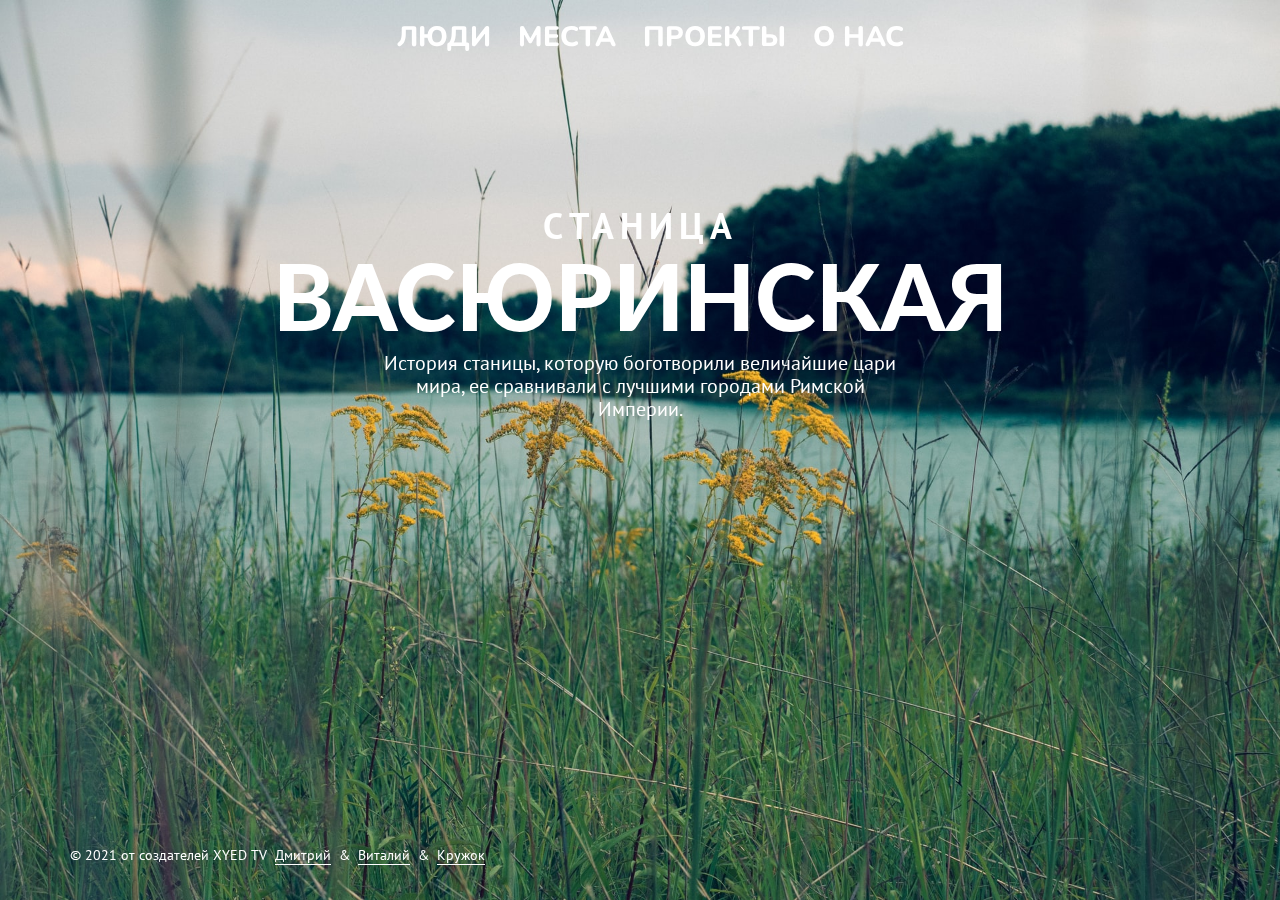
<file: index.html>
<!DOCTYPE html>
<html lang="ru">

<head>
   <meta charset="UTF-8">
   <meta http-equiv="X-UA-Compatible" content="IE=edge">

   <meta name="viewport" content="width=device-width, initial-scale=1.0">
   <link rel="stylesheet" href="css/normalize.css">
   <!-- <link rel="stylesheet" href="https://cdn.jsdelivr.net/npm/bootstrap@4.6.0/dist/css/bootstrap.min.css"
      integrity="sha384-B0vP5xmATw1+K9KRQjQERJvTumQW0nPEzvF6L/Z6nronJ3oUOFUFpCjEUQouq2+l" crossorigin="anonymous"> -->
   <link rel="stylesheet" href="css/style.css">
   <link rel="preconnect" href="https://fonts.googleapis.com">
   <link rel="preconnect" href="https://fonts.gstatic.com" crossorigin>
   <link href="https://fonts.googleapis.com/css2?family=Lato:wght@900&display=swap" rel="stylesheet">
   <link href="https://fonts.googleapis.com/css2?family=PT+Sans:wght@700&display=swap" rel="stylesheet">
   <link href="https://fonts.googleapis.com/css2?family=Bitter:wght@300;500&family=Nunito:wght@200&display=swap"
      rel="stylesheet">
   <link rel="icon" href="img/icon/logo.svg">
   <title>Васюринская</title>
</head>

<body>
   <div class="preloader" id="preloader">

   </div>
   <header class="nav">
      <div class="nav-main">
         <a class="nav-link" href="#">Люди</a>
         <a class="nav-link" href="places.html">Места</a>
         <a class="nav-link" href="project.html">Проекты</a>
         <a class="nav-link" href="about.html">О нас</a>
      </div>
   </header>
   <div class="main container">
      <img src="img/желтые.jpg" class="background" alt="">
      <h1 class="title">
         <span class="subtitle">Станица</span><br>
         Васюринская
      </h1>
      <p class="info-text">
         История станицы, которую боготворили величайшие цари мира, ее сравнивали с лучшими городами Римской Империи.
      </p>
   </div>
   <footer class="main-footer container">
      <div class="block">
         <p class="info-footer"> © 2021 от создателей XYED TV <a class="footer-link"
               href="https://2drotz.github.io/mandrin.io/">Дмитрий</a> & <a class="footer-link"
               href="https://vk.com/donvitocorleine">Виталий</a> & <a class="footer-link"
               href="https://kruzhok.io/">Кружок</a></p>
      </div>
   </footer>
   <script src="js/popup.js"></script>
   <!-- <script src="js/map.js"></script> -->
   <script src="https://code.jquery.com/jquery-3.5.1.slim.min.js"
      integrity="sha384-DfXdz2htPH0lsSSs5nCTpuj/zy4C+OGpamoFVy38MVBnE+IbbVYUew+OrCXaRkfj" crossorigin="anonymous">
      </script>
   <script src="https://cdn.jsdelivr.net/npm/bootstrap@4.6.0/dist/js/bootstrap.bundle.min.js"
      integrity="sha384-Piv4xVNRyMGpqkS2by6br4gNJ7DXjqk09RmUpJ8jgGtD7zP9yug3goQfGII0yAns"
      crossorigin="anonymous"></script>
   <link rel="stylesheet" href="css/animate.css">
   <script src="js/wow.min.js"></script>
</body>

</html>
</file>
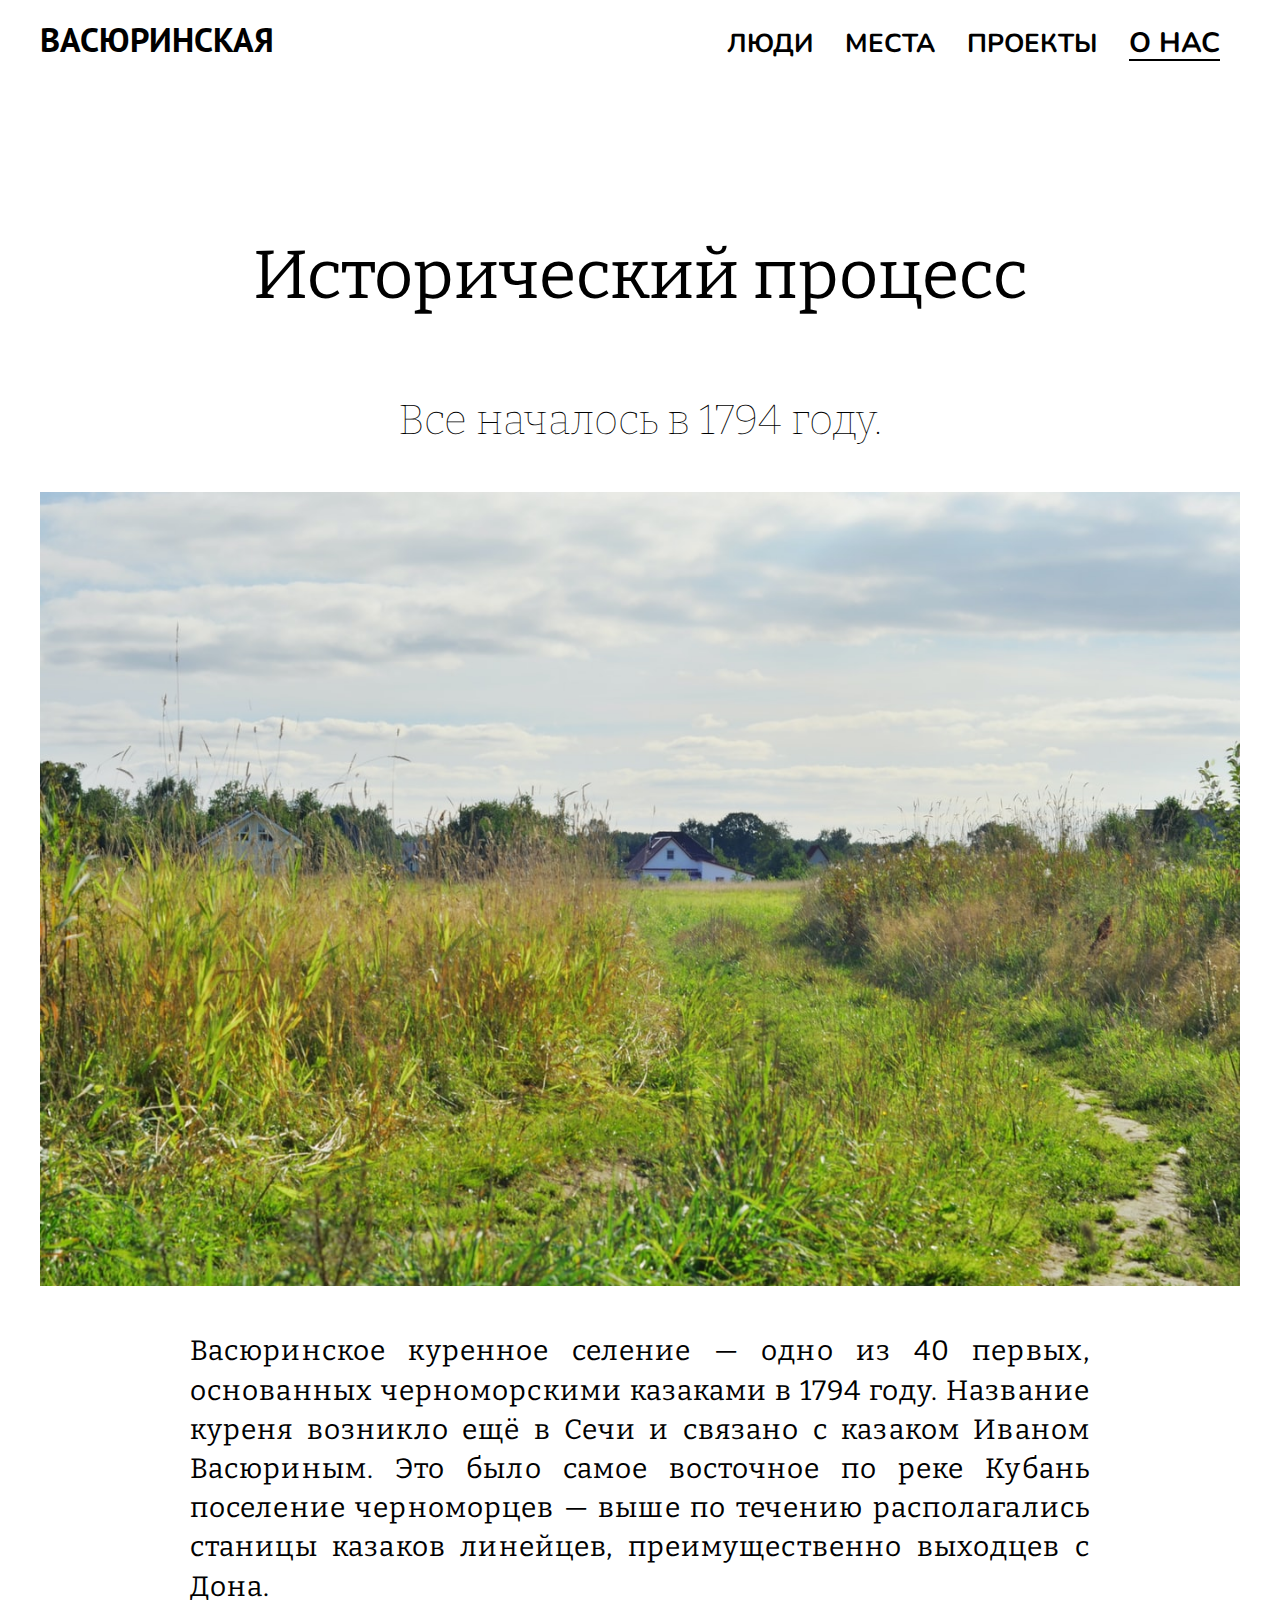
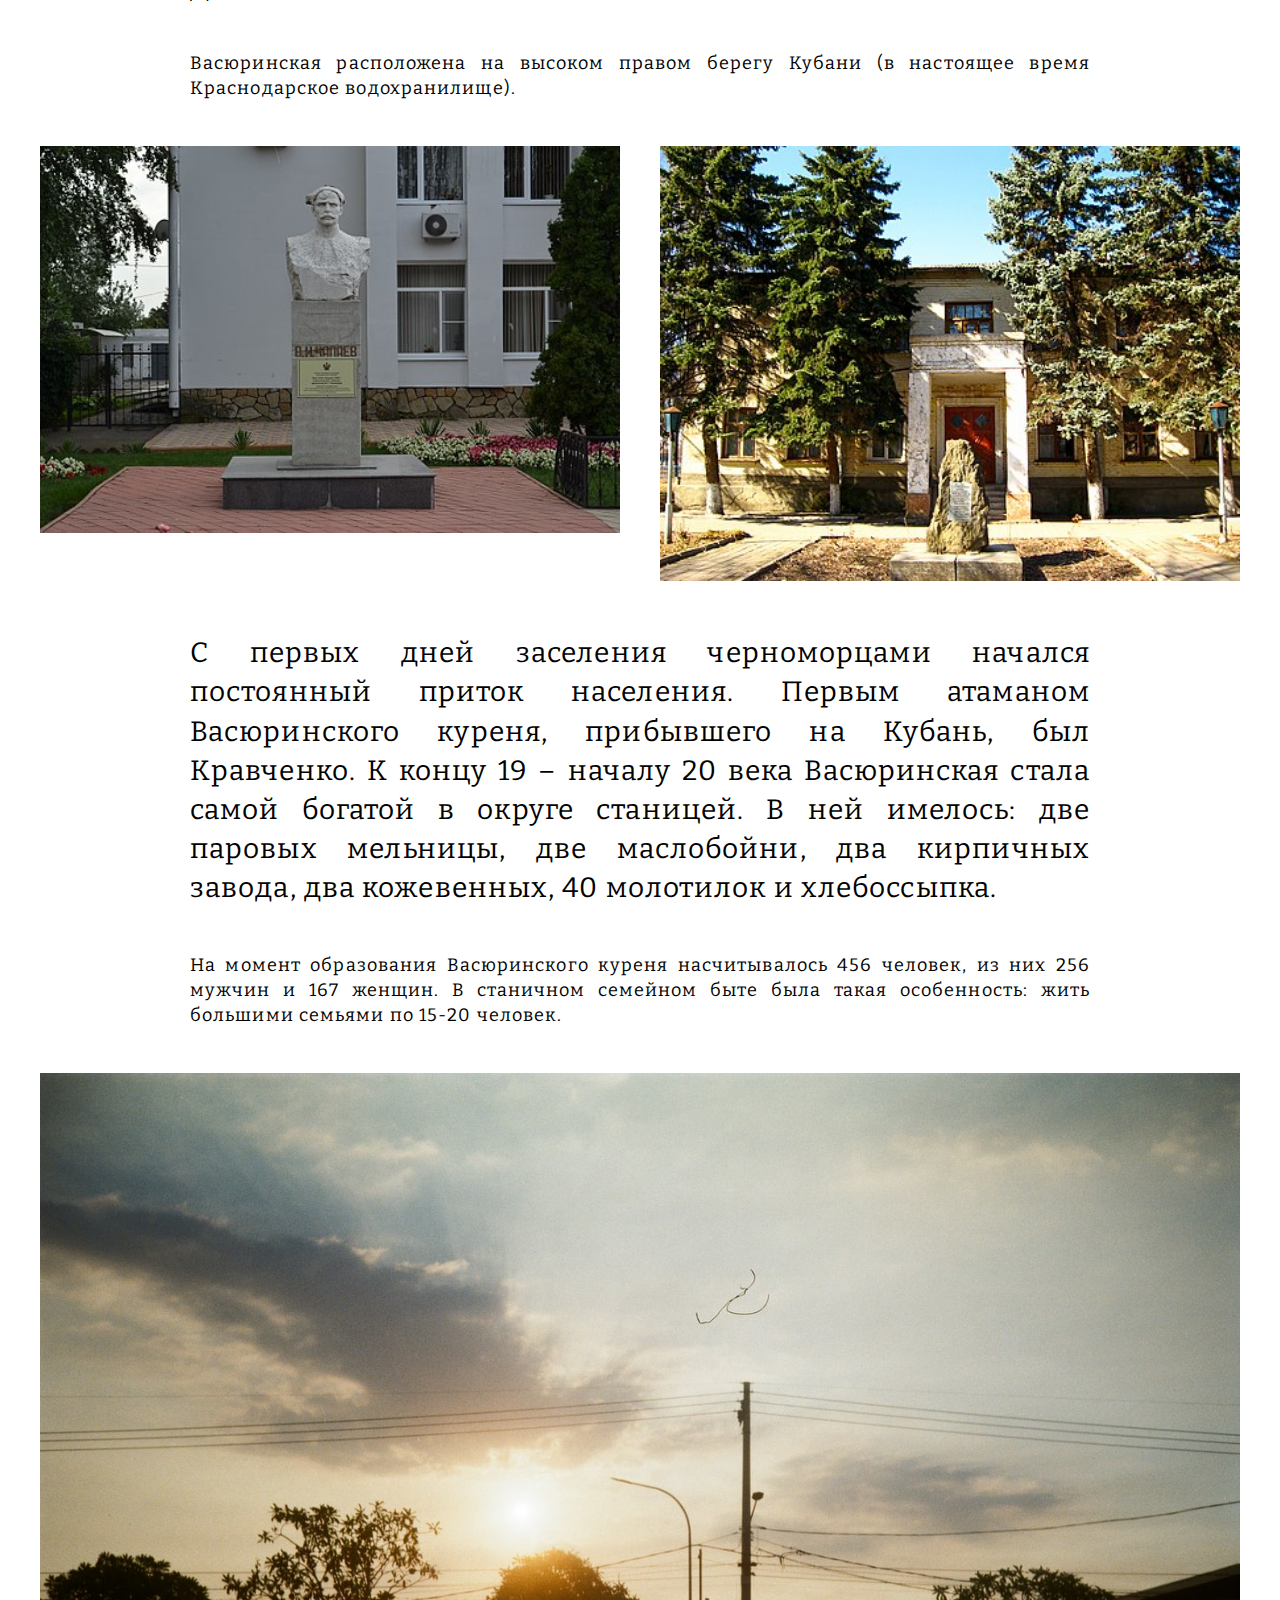
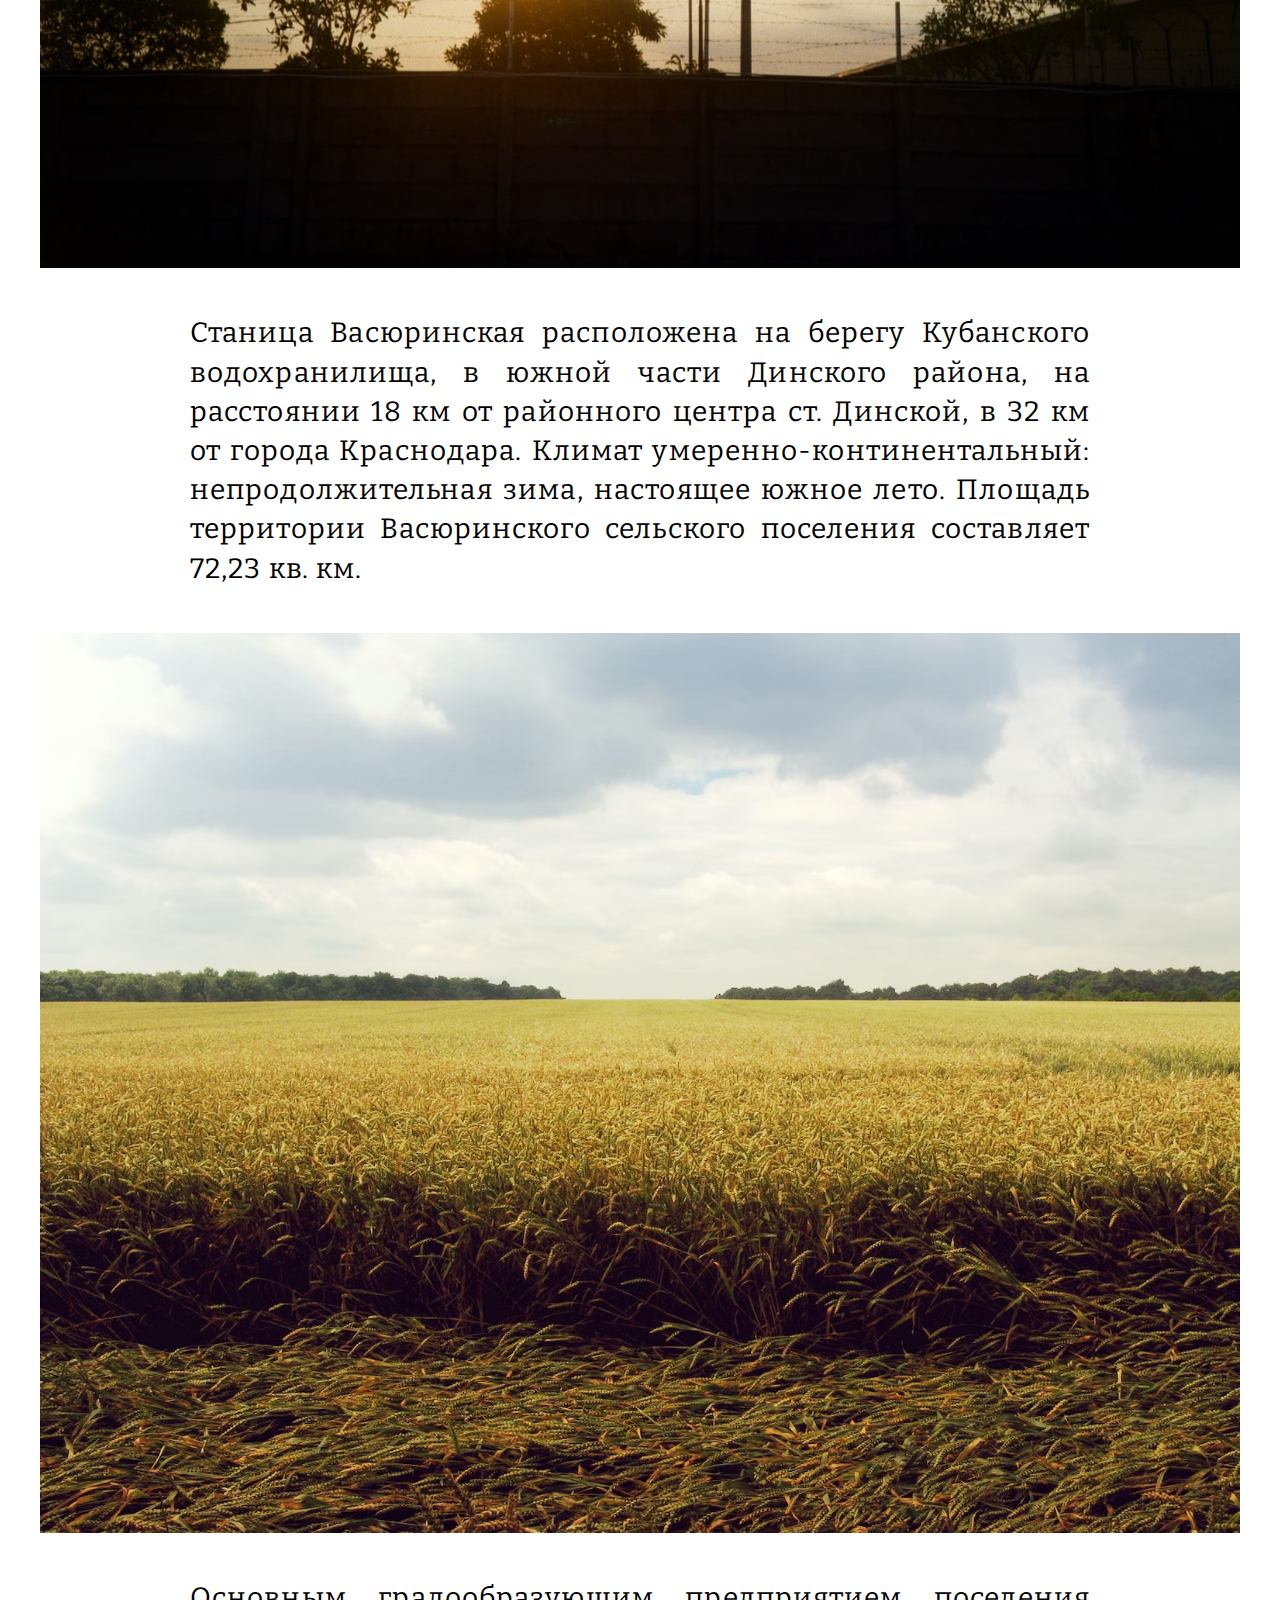
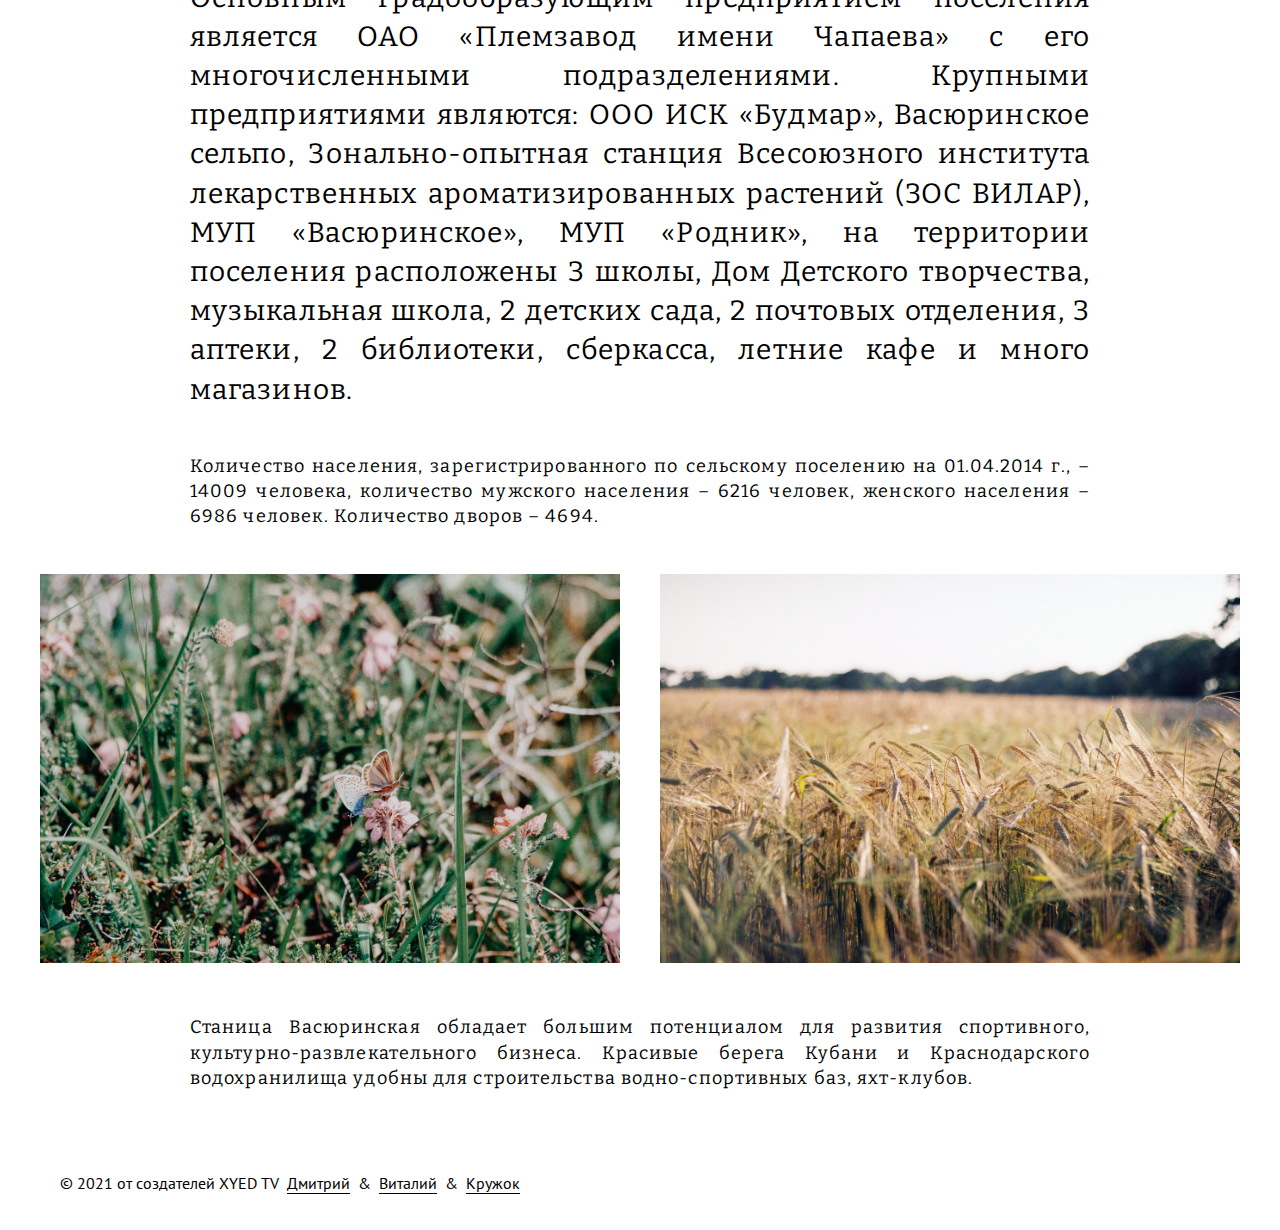
<file: about.html>
<!DOCTYPE html>
<html lang="ru">

<head>
   <meta charset="UTF-8">
   <meta http-equiv="X-UA-Compatible" content="IE=edge">

   <meta name="viewport" content="width=device-width, initial-scale=1.0">
   <link rel="stylesheet" href="css/normalize.css">
   <!-- <link rel="stylesheet" href="https://cdn.jsdelivr.net/npm/bootstrap@4.6.0/dist/css/bootstrap.min.css"
      integrity="sha384-B0vP5xmATw1+K9KRQjQERJvTumQW0nPEzvF6L/Z6nronJ3oUOFUFpCjEUQouq2+l" crossorigin="anonymous"> -->
   <link rel="stylesheet" href="css/style2.css">
   <link rel="preconnect" href="https://fonts.googleapis.com">
   <link rel="preconnect" href="https://fonts.gstatic.com" crossorigin>
   <link href="https://fonts.googleapis.com/css2?family=Lato:wght@900&display=swap" rel="stylesheet">
   <link href="https://fonts.googleapis.com/css2?family=PT+Sans:wght@700&display=swap" rel="stylesheet">
   <link href="https://fonts.googleapis.com/css2?family=Bitter:wght@300;500&family=Nunito:wght@200&display=swap"
      rel="stylesheet">
   <!-- <link rel="icon" href="img/logo-icon.svg"> -->
   <title>Васюринская</title>
</head>

<body>
   <div class="preloader" id="preloader">

   </div>
   <header class="nav container">
      <a href="index.html" class="nav-title">Васюринская</a>
      <div class="nav-main">
         <a class="nav-link" href="#">Люди</a>
         <a class="nav-link" href="places.html">Места</a>
         <a class="nav-link" href="project">Проекты</a>
         <a class="nav-link active" href="#">О нас</a>
      </div>
      <div class="gamburger">
         <div class="menu-btn">
            <span></span>
            <span></span>
            <span></span>
         </div>
      </div>
   </header>

   <div class="content container">
      <p class="content-title">Исторический процесс</p>
      <p class="content-subtitle"> Все началось в 1794 году.</p>
      <img class="content-image" src="img/photo-1598101847117-4d6d7b0d9770.jfif" alt="#">
      <p class="text bigtext">Васюринское куренное селение — одно из 40 первых, основанных черноморскими казаками в 1794
         году. Название куреня возникло ещё в Сечи и связано с казаком Иваном Васюриным. Это было самое восточное по
         реке Кубань поселение черноморцев — выше по течению располагались станицы казаков линейцев, преимущественно
         выходцев с Дона.</p>
      <p class="text smalltext">Васюринская расположена на высоком правом берегу Кубани (в настоящее время Краснодарское
         водохранилище).</p>
      <div class="img-block">
         <div class="img-block-container">
            <img class="img-small" src="img/495px-Бюст_Чапаева_в_Васюринской.jpg" alt="#">
         </div>
         <div class="img-block-container">
            <img class="img-small" src="img/440px-Детская_музыкальная_школа_станицы_Васюринской.jpg" alt="#">
         </div>
      </div>
      <p class="text bigtext">С первых дней заселения черноморцами начался постоянный приток населения. Первым атаманом Васюринского куреня, прибывшего на Кубань, был Кравченко. К концу 19 – началу 20 века Васюринская стала самой богатой в округе станицей. В ней имелось: две паровых мельницы, две маслобойни, два кирпичных завода, два кожевенных, 40 молотилок и хлебоссыпка.</p>
      <p class="text smalltext">На момент образования Васюринского куреня насчитывалось 456 человек, из них 256 мужчин и 167 женщин. В станичном семейном быте была такая особенность: жить большими семьями по 15-20 человек.</p>
      <img class="content-image" src="img/1.jfif" alt="#">
      <p class="text bigtext">Станица Васюринская расположена на берегу Кубанского водохранилища, в южной части Динского района, на расстоянии 18 км от районного центра ст. Динской, в 32 км от города Краснодара. Климат умеренно-континентальный: непродолжительная зима, настоящее южное лето. Площадь территории Васюринского сельского поселения составляет 72,23 кв. км.</p>

         <img class="content-image" src="img/field.avif" alt="#">
         <p class="text bigtext">Основным градообразующим предприятием поселения является ОАО «Племзавод имени Чапаева» с его многочисленными подразделениями. Крупными предприятиями являются: ООО ИСК «Будмар», Васюринское сельпо, Зонально-опытная станция Всесоюзного института лекарственных ароматизированных растений (ЗОС ВИЛАР), МУП «Васюринское», МУП «Родник», на территории поселения расположены 3 школы, Дом Детского творчества, музыкальная школа, 2 детских сада, 2 почтовых отделения, 3 аптеки, 2 библиотеки, сберкасса, летние кафе и много магазинов.</p>
         <p class="text smalltext">Количество населения, зарегистрированного по сельскому поселению на 01.04.2014 г., – 14009 человека, количество мужского населения – 6216 человек, женского населения – 6986 человек. Количество дворов – 4694.</p>
      <div class="img-block">
         <div class="img-block-container">
            <img class="img-small" src="img/501.jfif" alt="#">
         </div>
         <div class="img-block-container">
            <img class="img-small" src="img/502.jfif" alt="#">
         </div>
      </div>
      <p class="text smalltext">Станица Васюринская обладает большим потенциалом для развития спортивного, культурно-развлекательного бизнеса. Красивые берега Кубани и Краснодарского водохранилища удобны для строительства водно-спортивных баз, яхт-клубов.</p>
   </div>
   <footer class="main-footer container">
      <div class="block">
         <p class="info-footer"> © 2021 от создателей XYED TV <a class="footer-link"
               href="https://2drotz.github.io/mandrin.io/">Дмитрий</a> & <a class="footer-link"
               href="https://vk.com/donvitocorleine">Виталий</a> & <a class="footer-link"
               href="https://kruzhok.io/">Кружок</a></p>
      </div>
   </footer>
   <script src="js/popup.js"></script>
   <!-- <script src="js/map.js"></script> -->
   <script src="https://code.jquery.com/jquery-3.5.1.slim.min.js"
      integrity="sha384-DfXdz2htPH0lsSSs5nCTpuj/zy4C+OGpamoFVy38MVBnE+IbbVYUew+OrCXaRkfj" crossorigin="anonymous">
      </script>
   <script src="https://cdn.jsdelivr.net/npm/bootstrap@4.6.0/dist/js/bootstrap.bundle.min.js"
      integrity="sha384-Piv4xVNRyMGpqkS2by6br4gNJ7DXjqk09RmUpJ8jgGtD7zP9yug3goQfGII0yAns"
      crossorigin="anonymous"></script>
   <link rel="stylesheet" href="css/animate.css">
   <script src="js/wow.min.js"></script>
   <script src="./js/script.js"></script>
</body>

</html>
</file>
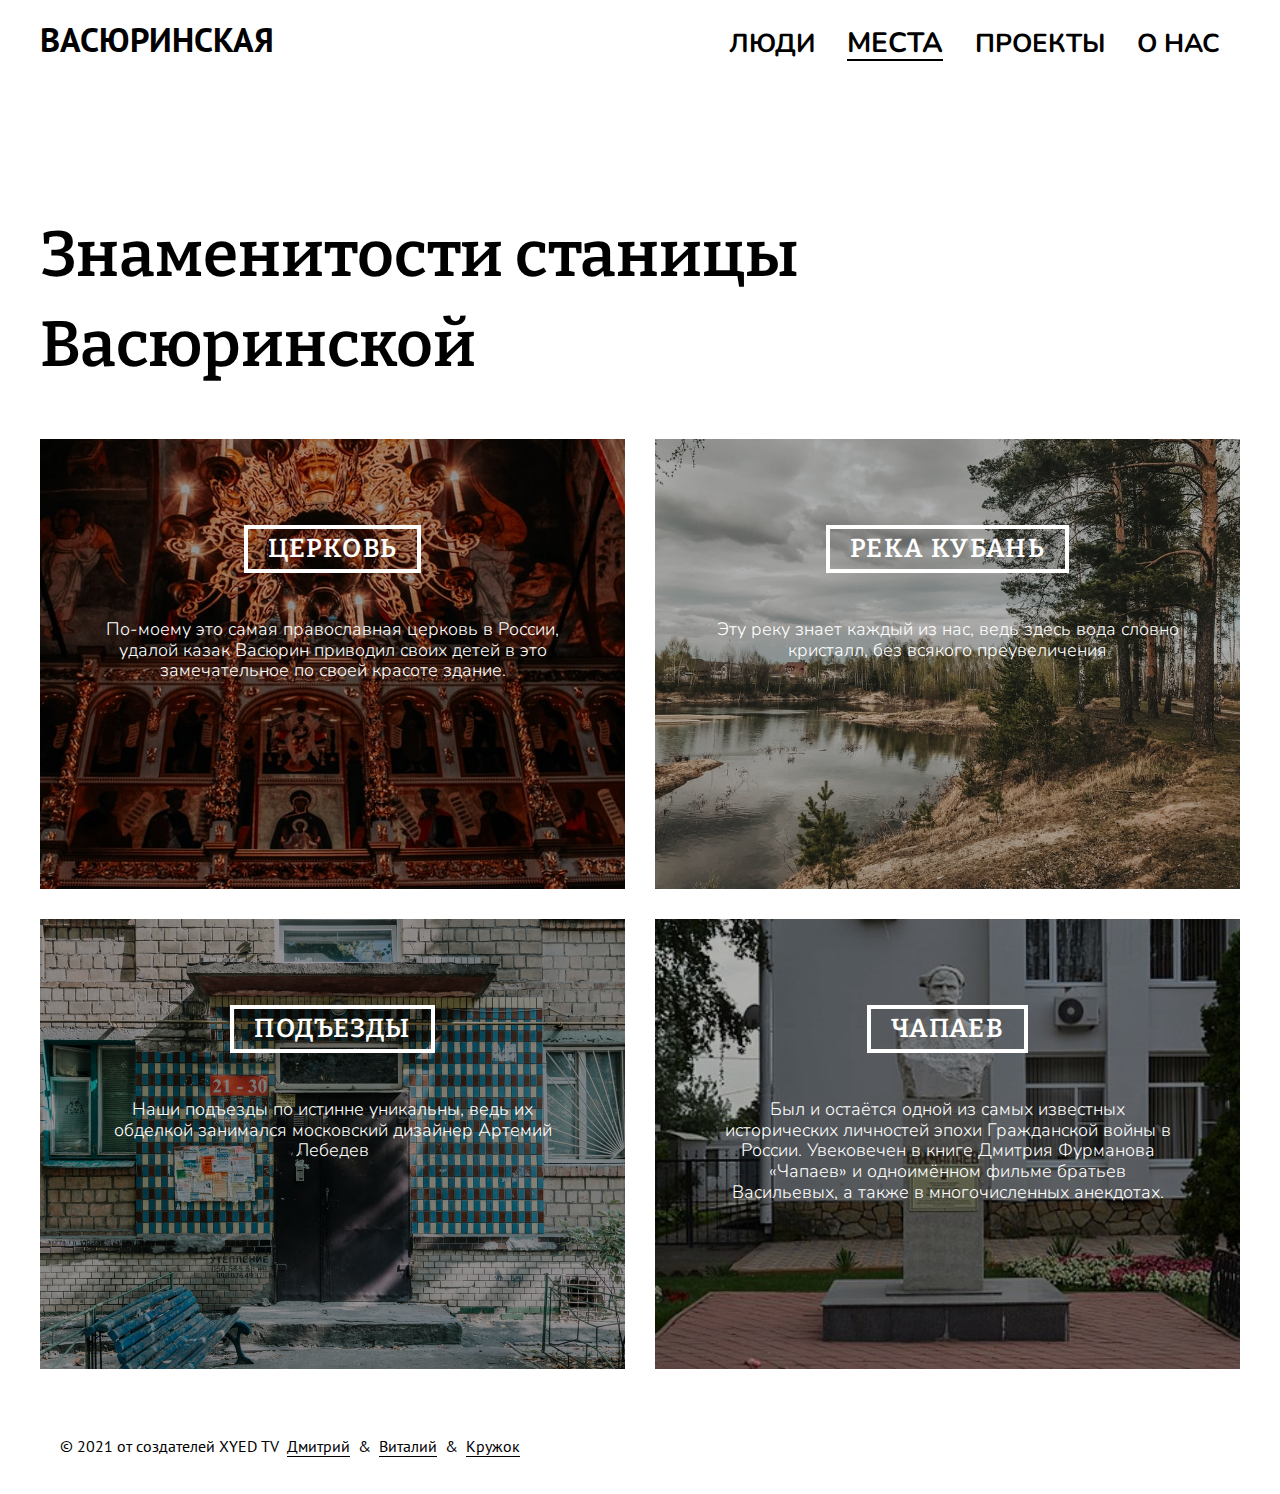
<file: places.html>
<!DOCTYPE html>
<html lang="ru">

<head>
   <meta charset="UTF-8">
   <meta http-equiv="X-UA-Compatible" content="IE=edge">

   <meta name="viewport" content="width=device-width, initial-scale=1.0">
   <link rel="stylesheet" href="css/normalize.css">
   <!-- <link rel="stylesheet" href="https://cdn.jsdelivr.net/npm/bootstrap@4.6.0/dist/css/bootstrap.min.css"
      integrity="sha384-B0vP5xmATw1+K9KRQjQERJvTumQW0nPEzvF6L/Z6nronJ3oUOFUFpCjEUQouq2+l" crossorigin="anonymous"> -->
   <link rel="stylesheet" href="css/style2.css">
   <link rel="preconnect" href="https://fonts.googleapis.com">
   <link rel="preconnect" href="https://fonts.gstatic.com" crossorigin>
   <link href="https://fonts.googleapis.com/css2?family=Lato:wght@900&display=swap" rel="stylesheet">
   <link href="https://fonts.googleapis.com/css2?family=PT+Sans:wght@700&display=swap" rel="stylesheet">
   <link href="https://fonts.googleapis.com/css2?family=Bitter:wght@300;500&family=Nunito:wght@200&display=swap"
      rel="stylesheet">
   <!-- <link rel="icon" href="img/logo-icon.svg"> -->
   <title>Васюринская</title>
</head>

<body>
   <div class="preloader" id="preloader">

   </div>
   <header class="nav container">
      <a href="index.html" class="nav-title">Васюринская</a>
      <div class="nav-main">
         <a class="nav-link" href="#">Люди</a>
         <a class="nav-link active" href="#">Места</a>
         <a class="nav-link" href="project.html">Проекты</a>
         <a class="nav-link" href="about.html">О нас</a>
      </div>
      <div class="gamburger">
         <div class="menu-btn">
            <span></span>
            <span></span>
            <span></span>
         </div>
      </div>
   </header>




   <!-- <div class="menu">
      <nav>
         <ul>
         <li><a href="#">Люди</a></li>
         <li><a href="#">Места</a></li>
         <li><a href="#">Проекты</a></li>
         <li><a href="#">О нас</a></li>
         </ul>
      </nav>
   </div> -->

   <div class="content container">
      <h1 class="title">Знаменитости станицы Васюринской</h1>
   </div>
   <section class="card-wrapper container">
      <div class="card" style=" background-image: url(img/цереоаь.jfif);">
         <div class="overlay">
            <div class="card-inner">
               <a href="" class="wrapper">
                  <div class="info">
                     <p class="card-title">Церковь</p>
                     <p class="card-text">По-моему это самая православная церковь в России, удалой казак Васюрин
                        приводил своих детей в это замечательное по своей красоте здание.</p>
                  </div>
               </a>
            </div>
         </div>
      </div>
      <div class="card" style=" background-image: url(img/рекалес.jfif);">
         <div class="overlay">
            <div class="card-inner">
               <a href="" class="wrapper">
                  <div class="info">
                     <p class="card-title">река Кубань</p>
                     <p class="card-text">Эту реку знает каждый из нас, ведь здесь вода словно кристалл, без всякого
                        преувеличения</p>
                  </div>
               </a>
            </div>
         </div>
      </div>
      <div class="card" style=" background-image: url(img/подъезд.jfif);">
         <div class="overlay">
            <div class="card-inner">
               <a href="" class="wrapper">
                  <div class="info">
                     <p class="card-title">Подъезды</p>
                     <p class="card-text">Наши подъезды по истинне уникальны, ведь их обделкой занимался московский
                        дизайнер Артемий Лебедев</p>
                  </div>
               </a>
            </div>
         </div>
      </div>
      <div class="card" style=" background-image: url(img/495px-Бюст_Чапаева_в_Васюринской.jpg);">
         <div class="overlay">
            <div class="card-inner">
               <a href="" class="wrapper">
                  <div class="info">
                     <p class="card-title">Чапаев</p>
                     <p class="card-text">Был и остаётся одной из самых известных исторических личностей эпохи
                        Гражданской войны в России. Увековечен в книге Дмитрия Фурманова «Чапаев» и одноимённом фильме
                        братьев Васильевых, а также в многочисленных анекдотах.</p>
                  </div>
               </a>
            </div>
         </div>
      </div>
   </section>

   <footer class="main-footer container">
      <div class="block">
         <p class="info-footer"> © 2021 от создателей XYED TV <a class="footer-link"
               href="https://2drotz.github.io/mandrin.io/">Дмитрий</a> & <a class="footer-link"
               href="https://vk.com/donvitocorleine">Виталий</a> & <a class="footer-link"
               href="https://kruzhok.io/">Кружок</a></p>
      </div>
   </footer>
   <script src="js/popup.js"></script>
   <!-- <script src="js/map.js"></script> -->
   <script src="https://code.jquery.com/jquery-3.5.1.slim.min.js"
      integrity="sha384-DfXdz2htPH0lsSSs5nCTpuj/zy4C+OGpamoFVy38MVBnE+IbbVYUew+OrCXaRkfj" crossorigin="anonymous">
      </script>
   <script src="https://cdn.jsdelivr.net/npm/bootstrap@4.6.0/dist/js/bootstrap.bundle.min.js"
      integrity="sha384-Piv4xVNRyMGpqkS2by6br4gNJ7DXjqk09RmUpJ8jgGtD7zP9yug3goQfGII0yAns"
      crossorigin="anonymous"></script>
   <link rel="stylesheet" href="css/animate.css">
   <script src="js/wow.min.js"></script>
   <script src="./js/script.js"></script>
</body>

</html>
</file>
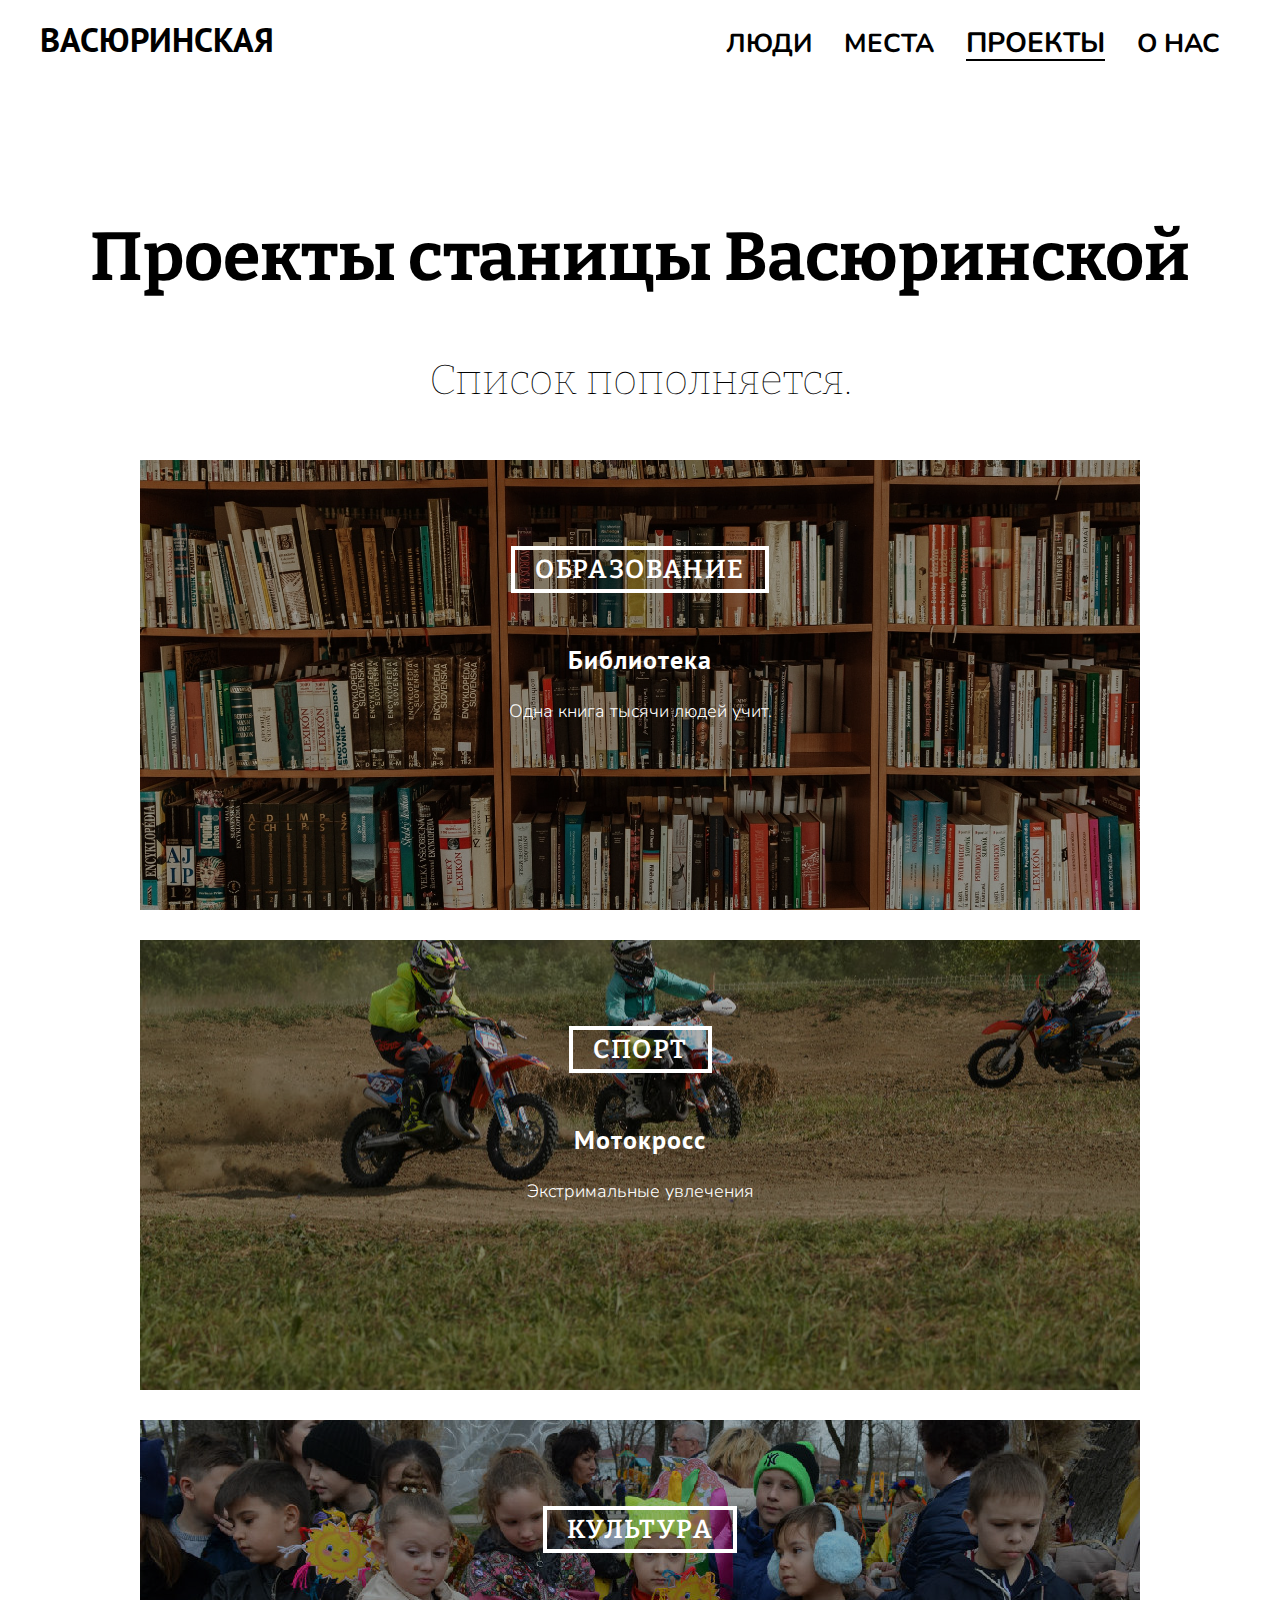
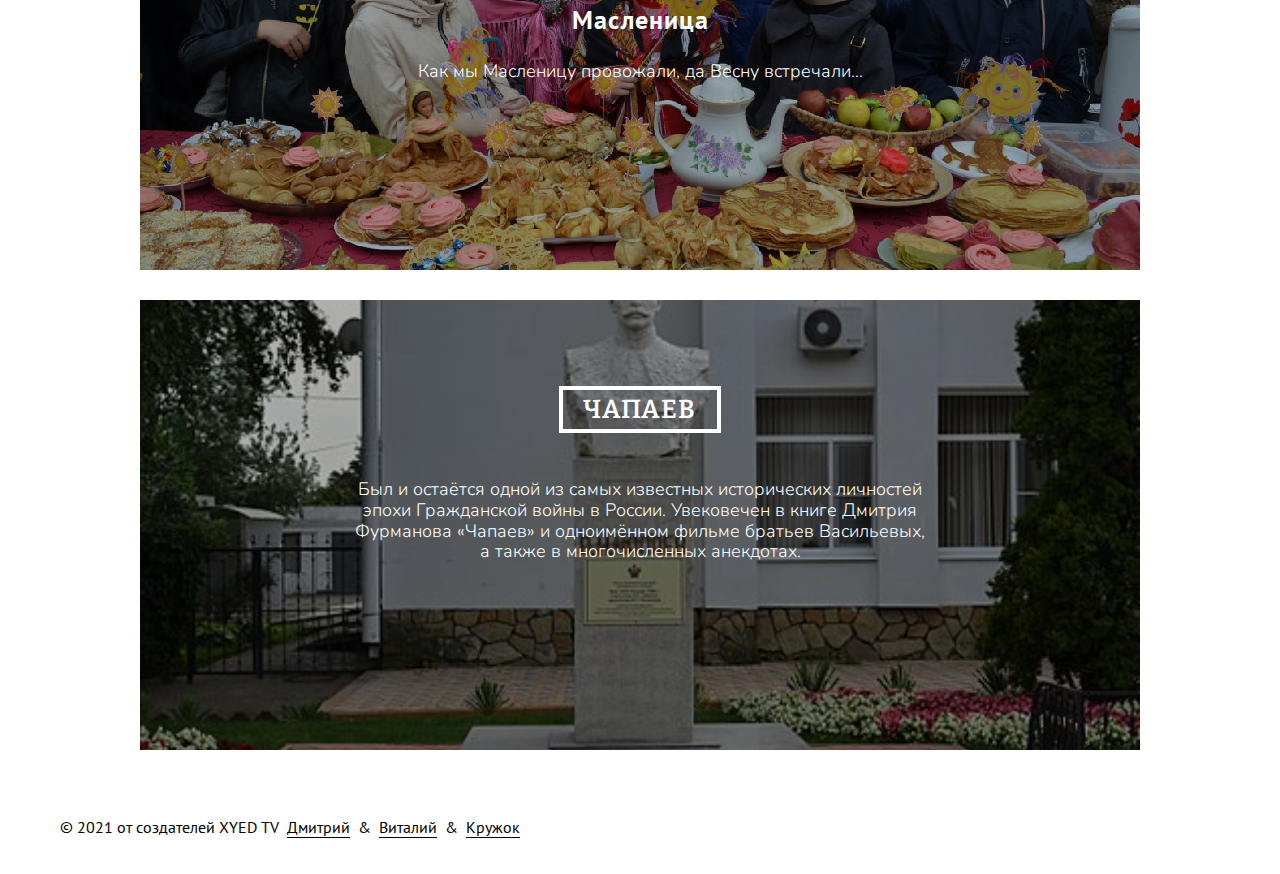
<file: project.html>
<!DOCTYPE html>
<html lang="ru">

<head>
   <meta charset="UTF-8">
   <meta http-equiv="X-UA-Compatible" content="IE=edge">

   <meta name="viewport" content="width=device-width, initial-scale=1.0">
   <link rel="stylesheet" href="css/normalize.css">
   <!-- <link rel="stylesheet" href="https://cdn.jsdelivr.net/npm/bootstrap@4.6.0/dist/css/bootstrap.min.css"
      integrity="sha384-B0vP5xmATw1+K9KRQjQERJvTumQW0nPEzvF6L/Z6nronJ3oUOFUFpCjEUQouq2+l" crossorigin="anonymous"> -->
   <link rel="stylesheet" href="css/style2.css">
   <link rel="preconnect" href="https://fonts.googleapis.com">
   <link rel="preconnect" href="https://fonts.gstatic.com" crossorigin>
   <link href="https://fonts.googleapis.com/css2?family=Lato:wght@900&display=swap" rel="stylesheet">
   <link href="https://fonts.googleapis.com/css2?family=PT+Sans:wght@700&display=swap" rel="stylesheet">
   <link href="https://fonts.googleapis.com/css2?family=Bitter:wght@300;500&family=Nunito:wght@200&display=swap"
      rel="stylesheet">
   <!-- <link rel="icon" href="img/logo-icon.svg"> -->
   <title>Васюринская</title>
</head>

<body>
   <div class="preloader" id="preloader">

   </div>
   <header class="nav container">
      <a href="index.html" class="nav-title">Васюринская</a>
      <div class="nav-main">
         <a class="nav-link" href="#">Люди</a>
         <a class="nav-link" href="places.html">Места</a>
         <a class="nav-link active" href="#">Проекты</a>
         <a class="nav-link" href="about.html">О нас</a>
      </div>
      <div class="gamburger">
         <div class="menu-btn">
            <span></span>
            <span></span>
            <span></span>
         </div>
      </div>
   </header>


   <div class="content container">
      <h1 class="content-title">Проекты станицы Васюринской</h1>
      <p class="content-subtitle">Список пополняется.</p>
   </div>
   <section class="project-card-wrapper container">
      <div class="project-card" style=" background-image: url(img/библ.jpg);">
         <div class="overlay">
            <div class="card-inner">
               <a href="" class="wrapper">
                  <div class="info">
                     <p class="card-title">Образование</p>
                     <h3 class="card-subtitle">Библиотека</h3>
                     <p class="card-text">Одна книга тысячи людей учит.</p>
                  </div>
               </a>
            </div>
         </div>
      </div>
      <div class="project-card" style=" background-image: url(img/мотокрос.jpg);">
         <div class="overlay">
            <div class="card-inner">
               <a href="" class="wrapper">
                  <div class="info">
                     <p class="card-title">Спорт</p>
                     <h3 class="card-subtitle">Мотокросс</h3>
                     <p class="card-text">Экстримальные увлечения</p>
                  </div>
               </a>
            </div>
         </div>
      </div>
      <div class="project-card" style=" background-image: url(img/масленница.jpg);">
         <div class="overlay">
            <div class="card-inner">
               <a href="" class="wrapper">
                  <div class="info">
                     <p class="card-title">Культура</p>
                     <h3 class="card-subtitle">Масленица</h3>
                     <p class="card-text">Как мы Масленицу провожали, да Весну встречали…</p>
                  </div>
               </a>
            </div>
         </div>
      </div>
      <div class="project-card" style=" background-image: url(img/495px-Бюст_Чапаева_в_Васюринской.jpg);">
         <div class="overlay">
            <div class="card-inner">
               <a href="" class="wrapper">
                  <div class="info">
                     <p class="card-title">Чапаев</p>
                     <p class="card-text">Был и остаётся одной из самых известных исторических личностей эпохи
                        Гражданской войны в России. Увековечен в книге Дмитрия Фурманова «Чапаев» и одноимённом фильме
                        братьев Васильевых, а также в многочисленных анекдотах.</p>
                  </div>
               </a>
            </div>
         </div>
      </div>
   </section>

   <footer class="main-footer container">
      <div class="block">
         <p class="info-footer"> © 2021 от создателей XYED TV <a class="footer-link"
               href="https://2drotz.github.io/mandrin.io/">Дмитрий</a> & <a class="footer-link"
               href="https://vk.com/donvitocorleine">Виталий</a> & <a class="footer-link"
               href="https://kruzhok.io/">Кружок</a></p>
      </div>
   </footer>
   <script src="js/popup.js"></script>
   <!-- <script src="js/map.js"></script> -->
   <script src="https://code.jquery.com/jquery-3.5.1.slim.min.js"
      integrity="sha384-DfXdz2htPH0lsSSs5nCTpuj/zy4C+OGpamoFVy38MVBnE+IbbVYUew+OrCXaRkfj" crossorigin="anonymous">
      </script>
   <script src="https://cdn.jsdelivr.net/npm/bootstrap@4.6.0/dist/js/bootstrap.bundle.min.js"
      integrity="sha384-Piv4xVNRyMGpqkS2by6br4gNJ7DXjqk09RmUpJ8jgGtD7zP9yug3goQfGII0yAns"
      crossorigin="anonymous"></script>
   <link rel="stylesheet" href="css/animate.css">
   <script src="js/wow.min.js"></script>
   <script src="./js/script.js"></script>
</body>

</html>
</file>
<file: css/style.css>
/*
	lg:1200px;
	md: 992px;
	sm: 767px;
	xs: 576px;
*/
* {
  -webkit-box-sizing: border-box;
          box-sizing: border-box;
}
body {
  margin: 0;
  padding: 0;
  background-color: black;
  color: white;
  -webkit-font-smoothing: antialiased;
  max-height: 100%;
  height: 100%;
  width: 100%;
  overflow: hidden;
  font-family: 'PT Sans', sans-serif;
  font-size: 18px;
}
img {
  max-width: 100%;
  height: auto;
}
.no-scroll {
  overflow: hidden;
}
a {
  text-decoration: none;
  color: inherit;
}
img.background {
  min-height: 100%;
  min-width: 640px;
  width: 100%;
  height: auto;
  position: fixed;
  top: 0;
  left: 0;
  z-index: -999;
}
.container {
  max-width: 1200px;
  margin: 0 auto;
}




.nav {
  display: -webkit-box;
  display: -ms-flexbox;
  display: flex;
  -webkit-box-pack: center;
      -ms-flex-pack: center;
          justify-content: center;
  font-size: 28px;
  padding: 20px;
  position: relative;
}
.nav-main {
  text-transform: uppercase;
  font-weight: 500;
}
.nav-link {
  font-family: 'Nunito', sans-serif;
  font-weight: 800;
  margin-left: 20px;
  -webkit-transition: all .3s;
  transition: all .3s;
  display: inline-block;
}
.nav-link:hover {
  color: #bbb;
}
.main {
  max-height: 100%;
  width: 100%;
  height: 100%;
  text-align: center;
  padding-top: 75px;
}
.title {
  font-size: 92px;
  text-transform: uppercase;
  line-height: 1;
  font-family: 'Lato', sans-serif;
  font-weight: 900;
  margin: 10px;
}
.subtitle {
  font-size: 36px;
  font-family: 'PT Sans', sans-serif;
  letter-spacing: 6px;
  font-weight: 700;
}
.info-text {
  font-size: 20px;
  max-width: 520px;
  margin: 0 auto;
}
.main-footer {
  font-size: 14px;
  width: 100%;
  display: -webkit-box;
  display: -ms-flexbox;
  display: flex;
  position: absolute;
  bottom: 0;
  left: 50%;
  -webkit-transform: translateX(-50%);
          transform: translateX(-50%);
  padding: 20px 30px;
}
.block {
  max-width: 450px;
  line-height: 1.4;
}
.footer-link {
  margin: 0 4px;
  border-bottom: 1px solid;
  -webkit-transition: all .3s;
  transition: all .3s;
}
.footer-link:hover {
  color: #bbb;
  text-decoration: none;
}
@media (max-width: 768px) {
  .nav {
    font-size: 22px;
    padding: 15px;
  }
  .title {
    font-size: 65px;
  }
  .subtitle {
    font-size: 28px;
  }
  .info-text {
    font-size: 14px;
  }
}
@media (max-width: 576px) {
  .nav {
    font-size: 18px;
    padding: 12px;
  }
  .title {
    font-size: 42px;
  }
  .subtitle {
    font-size: 20px;
  }
  .info-text {
    font-size: 12px;
    max-width: 320px;
  }
  .block {
    text-align: center;
    width: 100%;
    line-height: 1.4;
  }
}
@media (max-width: 368px) {
  .nav {
    font-size: 10px;
    padding: 8px;
  }
  .title {
    font-size: 30px;
  }
  .subtitle {
    font-size: 18px;
  }
  .info-text {
    font-size: 8px;
    max-width: 180px;
  }
  .main-footer {
    font-size: 10px;
    padding: 5px 10px;
  }
  .block {
    text-align: center;
    width: 100%;
    line-height: 1.2;
  }
}
</file>
<file: css/style2.css>
* {
  -webkit-box-sizing: border-box;
          box-sizing: border-box;
}
body {
  background-color: #fff;
  color: #000;
  -webkit-font-smoothing: antialiased;
  font-family: 'PT Sans', sans-serif;
  font-size: 18px;
}
.no-scroll {
  overflow: hidden;
}
a {
  text-decoration: none;
  color: inherit;
}
.container {
  max-width: 1200px;
  margin: 0 auto;
}


/* гамбургер*/

.gamburger {

	display: flex;
	justify-content: flex-end;
  align-items: center;
  display: none;

}
.menu-btn {
	width: 30px;
	height: 30px;
	position: relative;
	z-index:3;
	display: none;
}
.menu-btn span {
	width: 30px;
	height: 3px;
	position: absolute;
  border-radius: 25px;
	top: 50%;
	left: 50%;
	transform: translate(-50%, -50%);
	background-color: #222222;
	transition: all 0.5s;
}
.menu-btn span:nth-of-type(2) {
	top: calc(50% - 6px);
}
.menu-btn span:nth-of-type(3) {
	top: calc(50% + 6px);
}





.nav {
  display: -webkit-box;
  display: -ms-flexbox;
  display: flex;
  -ms-flex-wrap: nowrap;
      flex-wrap: nowrap;
  -webkit-box-align: baseline;
      -ms-flex-align: baseline;
          align-items: baseline;
  -webkit-box-pack: justify;
      -ms-flex-pack: justify;
          justify-content:space-between;
  font-size: 26px;
  padding: 20px 20px 20px 0;
  height: 160px;
  margin-bottom: 50px;
}
.nav-title {
  font-size: 34px;
  text-transform: uppercase;
  font-weight: 700;
  -webkit-transition: all .3s;
  transition: all .3s;
}
.nav-title:hover {
  color: #555;
}
.nav-main {
  text-transform: uppercase;
  font-weight: 700;
}
.nav-link {
  margin-left: 25px;
  -webkit-transition: all .3s;
  transition: all .3s;
  display: inline-block;
  font-family: 'Nunito', sans-serif;
}
.nav-link:hover {
  color: #555;
}
.nav-link.active {
  border-bottom: 2px solid #000;
  font-size: 28px;
}
.content {
  font-family: 'Bitter', serif;
  line-height: 1.4;
  text-align: center;
}
.content-title {
  font-size: 68px;
}
.content-subtitle {
  font-size: 42px;
  font-weight: 100;
}
.content-image {
  display: block;
  margin: 25px  auto;
  width: 100%;
  max-width: 1200px;
  height: auto;
}
.title {
  font-size: 64px;
  font-weight: 600;
  text-align: left;
}
.card-wrapper {
  display: -webkit-box;
  display: -ms-flexbox;
  display: flex;
  -ms-flex-wrap: wrap;
      flex-wrap: wrap;
  -webkit-box-pack: justify;
      -ms-flex-pack: justify;
          justify-content: space-between;
  -webkit-box-align: center;
      -ms-flex-align: center;
          align-items: center;
  margin-top: 50px;
}
.project-card-wrapper {
  display: -webkit-box;
  display: -ms-flexbox;
  display: flex;
  -ms-flex-wrap: wrap;
      flex-wrap: wrap;
  -webkit-box-pack: center;
      -ms-flex-pack: center;
          justify-content: center;
  -webkit-box-align: center;
      -ms-flex-align: center;
          align-items: center;
  margin-top: 50px;
}
.card {
  width: calc(585px);
  position: relative;
  margin-bottom: 30px;
  color: #fff;
  cursor: pointer;
  background-size: cover;
  background-position: center;
}
.project-card {
  width: 1000px;
  position: relative;
  margin-bottom: 30px;
  color: #fff;
  cursor: pointer;
  background-size: cover;
  background-position: center;
}
.card-inner {
  position: relative;
  width: 100%;
  height: 0;
  padding: 20px 20px calc(430px);
}
.overlay {
  background-color: rgba(0, 0, 0, 0.3);
  -webkit-transition: background-color ease-in 0.3s;
  transition: background-color ease-in 0.3s;
}
.overlay:hover {
  background-color: rgba(0, 0, 0, 0.65);
}
.wrapper {
  display: -webkit-box;
  display: -ms-flexbox;
  display: flex;
  -webkit-box-align: center;
      -ms-flex-align: center;
          align-items: center;
  -webkit-box-pack: center;
      -ms-flex-pack: center;
          justify-content: center;
}
.info {
  padding: 40px;
  width: 100%;
  max-width: 650px;
  text-align: center;
}
.card-title {
  font-family: 'Bitter', serif;
  font-weight: 600;
  font-size: 26px;
  border: 4px solid #fff;
  padding: 5px 20px;
  text-transform: uppercase;
  letter-spacing: 1.4px;
  display: inline-block;
}
.card-subtitle {
  font-weight: 700;
  font-size: 26px;
  letter-spacing: 1px;
}
.card-text {
  font-size: 18px;
  margin-top: 20px;
  font-weight: 300;
  font-family: 'Nunito', sans-serif;
}
.text {
  margin: 45px auto;
  text-align: justify;
  width: 900px;
  letter-spacing: 1.1px;
  font-family: 'Bitter', serif;
}
.bigtext {
  font-size: 28px;
}
.smalltext {
  font-size: 18px;
}
.img-block {
  margin: 40px auto;
  display: -webkit-box;
  display: -ms-flexbox;
  display: flex;
  -webkit-box-pack: justify;
      -ms-flex-pack: justify;
          justify-content: space-between;
}
.img-block-container {
  display: inline-block;
  width: 580px;
  height: 100%;
}
.img-small {
  height: 100%;
  width: 100%;
}
.main-footer {
  font-size: 16px;
  width: 100%;
  display: -webkit-box;
  display: -ms-flexbox;
  display: flex;
  padding: 20px 20px;
}
.block {
  max-width: 520px;
  line-height: 1.4;
}
.footer-link {
  margin: 0 4px;
  border-bottom: 1px solid;
  -webkit-transition: all .3s;
  transition: all .3s;
}
.footer-link:hover {
  color: #bbb;
  text-decoration: none;
}
@media (max-width: 1200px) {
  .card {
    width: 100%;
    margin-bottom: 30px;
  }
  .card-wrapper {
    margin-top: 30px;
  }
  .nav{
    padding: 20px 20px 20px 0;
  }

  .menu-btn span {
    background-color: rgb(136, 255, 0);
  }
}
@media (max-width: 790px) {

  .menu-btn{
    display: block;
  }
  .nav-link {
    display: table;
    margin: 10px;
  }
  .menu-btn.active span:nth-of-type(1) {
    display: none;
  }
  .menu-btn.active span:nth-of-type(2) {
    top: 50%;
    transform: translate(-50%, 0%) rotate(45deg);  
  }
  .menu-btn.active span:nth-of-type(3) {
    top: 50%;
    transform: translate(-50%, 0%) rotate(-45deg); 
  }
  .nav {
    font-size: 20px;
    padding: 15px;
    height: 90px;
    padding: 14px 14px 14px 0;
  }

  .gamburger{
    display: block;
    position: relative;
    top: 0;
    left: 0;
  }
  .nav-main {
    z-index: 2;
    position: fixed;
    top: 0;
    left: 0;
    width: 100%;
    font-size: 20px;
    height: 100%;
    padding: 15px;
    background: #181818;
    color: #fff;
    transform: translateX(-100%);
    transition: transform 0.5s;

  }
  .nav-main.active {
    transform: translateX(0);
  }
  .nav-main li {
    list-style-type: none;
  }

  .nav-link.active {
    border-bottom: 2px solid #ffffff;
    font-size: 18px;
  }
  .content-title {
    font-size: 54px;
    font-weight: 500;
  }
  .content-subtitle {
    font-size: 36px;
    font-weight: 100;
  }
  .text {
    margin: 40px auto;
    width: 550px;
  }
  .bigtext {
    font-size: 24px;
  }
  .smalltext {
    font-size: 16px;
  }
  .title {
    font-size: 44px;
  }
  .card {
    width: 100%;
    margin-bottom: 30px;
  }
  .card-wrapper {
    margin-top: 30px;
  }
  .card-inner {
    padding: 20px 20px calc(330px);
  }
}
@media (max-width: 576px) {
  .nav {
    font-size: 14px;
    padding: 12px 12px 12px 0;
    -webkit-box-pack: center;
        -ms-flex-pack: center;

    position: relative;
    height: 80px;
    margin-bottom: 30px;
  }

  .nav-main {
    z-index: 2;
    position: fixed;
    top: 0;
    left: 0;
    width: 100%;
    font-size: 16px;
    height: 100%;
    padding: 15px;
    background: #181818;
    color: #fff;
    transform: translateX(-100%);
    transition: transform 0.5s;

  }
  
  .nav-main.active {
    transform: translateX(0);
  }
  .nav-main li {
    list-style-type: none;
  }

  .nav-link.active {
    border-bottom: 2px solid #ffffff;
    font-size: 14px;
  }

  .gamburger{
    position: relative;
    top: 0;
    left: 0;
  }
  .nav-title {
    font-size: 26px;

  }

  .block {
    text-align: center;
    width: 100%;
    line-height: 1.4;
  }
  .content-title {
    font-size: 46px;
    font-weight: 500;
  }
  .content-subtitle {
    font-size: 28px;
    font-weight: 100;
  }
  .text {
    margin: 30px auto;
    width: 370px;
  }
  .bigtext {
    font-size: 20px;
  }
  .smalltext {
    font-size: 14px;
  }
  .title {
    font-size: 36px;
  }
  .card {
    width: 100%;
    margin-bottom: 30px;
  }
  .card-wrapper {
    margin-top: 30px;
  }
  .card-inner {
    padding: 20px 20px calc(330px);
  }
  .card-title {
    font-size: 20px;
    border: 3px solid #fff;
    padding: 5px 20px;
  }
  .card-text {
    font-size: 16px;
  }
}
@media (max-width: 368px) {
  .nav {
    font-size: 14px;
    padding: 6px 6px 6px 0;
    height: 70px;
    margin-bottom: 20px;
  }

  .menu-btn span {
    width: 26px;
    height: 3px;
    position: absolute;
    border-radius: 25px;
    top: 50%;
    left: 50%;
    transform: translate(-50%, -50%);

    transition: all 0.5s;
  }

  .nav-title {
    font-size: 20px;
  }
  .nav-link {
    font-size: 12px;
  }
  .nav-link.active {
    
    font-size: 14px;
  }
  .content-title {
    font-size: 36px;
    font-weight: 500;
  }
  .content-subtitle {
    font-size: 22px;
    font-weight: 100;
  }
  .main-footer {
    font-size: 10px;
    padding: 5px 10px;
  }
  .block {
    text-align: center;
    width: 100%;
    line-height: 1.4;
  }
  .text {
    margin: 20px auto;
    width: 250px;
  }
  .bigtext {
    font-size: 18px;
  }
  .smalltext {
    font-size: 12px;
  }
  .title {
    font-size: 22px;
  }
  .card {
    width: 100%;
    margin-bottom: 30px;
  }
  .card-wrapper {
    margin-top: 30px;
  }
  .card-inner {
    padding: 20px 20px calc(280px);
  }
  .card-title {
    font-size: 16px;
    border: 2px solid #fff;
    padding: 5px 20px;
  }
  .card-text {
    font-size: 14px;
  }
}
</file>
